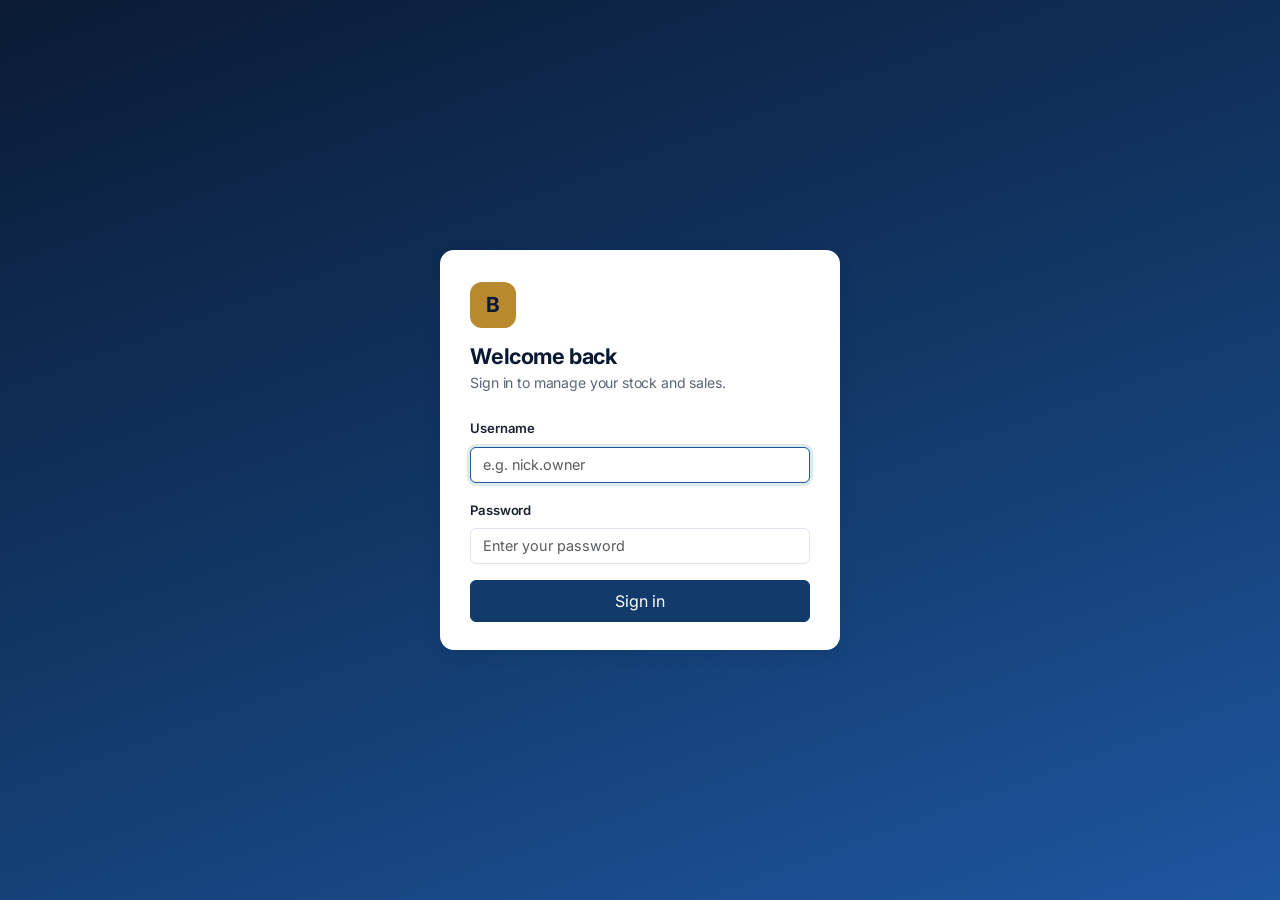
<file: biashara-frontend/index.html>
<!DOCTYPE html>
<html lang="en">
<head>
  <meta charset="UTF-8" />
  <meta name="viewport" content="width=device-width, initial-scale=1.0" />
  <title>Sign in &middot; Biashara Inventory System</title>
  <link rel="preconnect" href="https://fonts.googleapis.com">
  <link rel="preconnect" href="https://fonts.gstatic.com" crossorigin>
  <link href="https://fonts.googleapis.com/css2?family=Inter:wght@400;500;600;700;800&display=swap" rel="stylesheet">
  <link href="https://cdnjs.cloudflare.com/ajax/libs/bootstrap/5.3.3/css/bootstrap.min.css" rel="stylesheet">
  <link rel="stylesheet" href="assets/css/styles.css">
</head>
<body>

  <div class="auth-wrap">
    <div class="auth-card">
      <div class="auth-mark">B</div>
      <h1>Welcome back</h1>
      <div class="sub">Sign in to manage your stock and sales.</div>

      <form id="loginForm" novalidate>
        <div class="mb-3">
          <label for="username" class="form-label">Username</label>
          <input type="text" class="form-control" id="username" placeholder="e.g. nick.owner" required autofocus>
        </div>
        <div class="mb-3">
          <label for="password" class="form-label">Password</label>
          <input type="password" class="form-control" id="password" placeholder="Enter your password" required>
        </div>
        <div id="loginError" class="text-danger small mb-3" style="display:none;">
          Please enter both your username and password.
        </div>
        <button type="submit" class="btn btn-biashara w-100 py-2">Sign in</button>
      </form>
    </div>
  </div>

  <script src="https://cdnjs.cloudflare.com/ajax/libs/bootstrap/5.3.3/js/bootstrap.bundle.min.js"></script>
  <script src="assets/js/data.js"></script>
  <script>
    // If there's already a valid session, skip straight to the dashboard.
    if (window.BiasharaDB.isLoggedIn()) {
      window.location.href = "dashboard.html";
    }

    document.getElementById("loginForm").addEventListener("submit", async function (e) {
      e.preventDefault();
      const username = document.getElementById("username").value.trim();
      const password = document.getElementById("password").value.trim();
      const errorEl = document.getElementById("loginError");
      const submitBtn = e.target.querySelector("button[type=submit]");

      if (!username || !password) {
        errorEl.textContent = "Please enter both your username and password.";
        errorEl.style.display = "block";
        return;
      }

      submitBtn.disabled = true;
      submitBtn.textContent = "Signing in...";

      const result = await window.BiasharaDB.login(username, password);

      if (!result.success) {
        errorEl.textContent = result.message;
        errorEl.style.display = "block";
        submitBtn.disabled = false;
        submitBtn.textContent = "Sign in";
        return;
      }

      errorEl.style.display = "none";
      window.location.href = "dashboard.html";
    });
  </script>
</body>
</html>
</file>
<file: biashara-frontend/assets/css/styles.css>
/* ==========================================================================
   Biashara Inventory System — Design Tokens & Shared Styles
   Stack: HTML5 / CSS3 / Bootstrap 5 (per Proposal §3.5)
   ========================================================================== */

:root {
  /* Color tokens — navy & white, corporate/banking feel */
  --biashara-teal-900: #0a1a35;   /* deepest navy — sidebar, headers */
  --biashara-teal-700: #123a6b;   /* primary navy — buttons, links */
  --biashara-teal-500: #1e56a0;   /* mid navy — accents, focus states */
  --biashara-teal-100: #e9edf6;   /* pale navy tint — hover/active backgrounds */
  --biashara-amber-500: #b8892e;  /* muted gold — Owner accent only, used sparingly */
  --biashara-amber-600: #9c7226;
  --biashara-bg: #f4f6f9;         /* cool near-white page background */
  --biashara-surface: #ffffff;
  --biashara-ink: #1a2130;
  --biashara-ink-muted: #5c6478;
  --biashara-border: #dde2eb;
  --biashara-success: #1f8a4c;
  --biashara-success-bg: #e9f7ef;
  --biashara-danger: #c0392b;
  --biashara-danger-bg: #fbebe9;
  --biashara-warning: #9c7226;
  --biashara-warning-bg: #f7f0e2;

  /* Type scale */
  --font-body: "Inter", -apple-system, "Segoe UI", Roboto, "Helvetica Neue", Arial, sans-serif;
  --font-mono: "SFMono-Regular", Consolas, "Liberation Mono", Menlo, monospace;

  /* Layout */
  --sidebar-width: 240px;
  --radius: 8px;
  --shadow-sm: 0 1px 2px rgba(10, 26, 53, 0.08);
  --shadow-md: 0 4px 16px rgba(10, 26, 53, 0.10);
}

* { box-sizing: border-box; }

body {
  font-family: var(--font-body);
  background: var(--biashara-bg);
  color: var(--biashara-ink);
  font-size: 15px;
  line-height: 1.5;
  letter-spacing: -0.01em;
}

h1, h2, h3, h4, h5, .fw-semibold, .fw-bold {
  letter-spacing: -0.02em;
}

/* ---------- App shell: sidebar + main ---------- */

.app-shell {
  display: flex;
  min-height: 100vh;
}

.sidebar {
  width: var(--sidebar-width);
  flex-shrink: 0;
  background: var(--biashara-teal-900);
  color: #fff;
  display: flex;
  flex-direction: column;
  position: fixed;
  top: 0;
  left: 0;
  height: 100vh;
  overflow-y: auto;
  z-index: 40;
  transition: transform 0.2s ease;
}

.sidebar-brand {
  display: flex;
  align-items: center;
  gap: 0.6rem;
  padding: 1.25rem 1.25rem 1rem;
  border-bottom: 1px solid rgba(255, 255, 255, 0.08);
}

.sidebar-brand .mark {
  width: 34px;
  height: 34px;
  border-radius: 9px;
  background: var(--biashara-amber-500);
  color: var(--biashara-teal-900);
  font-weight: 700;
  display: flex;
  align-items: center;
  justify-content: center;
  font-size: 1.1rem;
  flex-shrink: 0;
}

.sidebar-brand .name {
  font-weight: 700;
  font-size: 1.02rem;
  letter-spacing: 0.01em;
  line-height: 1.1;
}

.sidebar-brand .tagline {
  font-size: 0.72rem;
  color: rgba(255, 255, 255, 0.55);
}

.sidebar-nav {
  flex: 1;
  padding: 0.75rem 0.6rem;
}

.sidebar-nav .nav-section-label {
  font-size: 0.68rem;
  text-transform: uppercase;
  letter-spacing: 0.08em;
  color: rgba(255, 255, 255, 0.4);
  padding: 0.9rem 0.75rem 0.35rem;
}

.sidebar-nav a {
  display: flex;
  align-items: center;
  gap: 0.65rem;
  padding: 0.55rem 0.75rem;
  border-radius: 8px;
  color: rgba(255, 255, 255, 0.82);
  text-decoration: none;
  font-size: 0.9rem;
  margin-bottom: 0.15rem;
  transition: background 0.12s ease, color 0.12s ease;
}

.sidebar-nav a:hover {
  background: rgba(255, 255, 255, 0.08);
  color: #fff;
}

.sidebar-nav a.active {
  background: var(--biashara-teal-500);
  color: #fff;
  font-weight: 600;
}

.sidebar-nav a .icon {
  width: 18px;
  text-align: center;
  flex-shrink: 0;
}

.sidebar-footer {
  padding: 0.9rem 1.1rem;
  border-top: 1px solid rgba(255, 255, 255, 0.08);
  font-size: 0.78rem;
  color: rgba(255, 255, 255, 0.5);
}

.sidebar-user {
  display: flex;
  align-items: center;
  gap: 0.6rem;
  padding: 0.9rem 1.1rem;
  border-top: 1px solid rgba(255, 255, 255, 0.08);
}

.sidebar-user .avatar {
  width: 32px;
  height: 32px;
  border-radius: 50%;
  background: var(--biashara-teal-500);
  display: flex;
  align-items: center;
  justify-content: center;
  font-weight: 700;
  font-size: 0.8rem;
  flex-shrink: 0;
}

.sidebar-user .avatar.avatar-owner {
  background: var(--biashara-amber-500);
  color: var(--biashara-teal-900);
}

.sidebar-user .avatar.avatar-attendant {
  background: var(--biashara-teal-500);
  color: #fff;
}

.sidebar-user .who { font-size: 0.82rem; line-height: 1.2; }
.sidebar-user .who .role-pill {
  display: inline-block;
  margin-top: 0.2rem;
  padding: 0.06rem 0.5rem;
  border-radius: 999px;
  font-size: 0.65rem;
  font-weight: 700;
  letter-spacing: 0.04em;
  text-transform: uppercase;
}
.sidebar-user .who .role-pill.role-owner {
  background: var(--biashara-amber-500);
  color: var(--biashara-teal-900);
}
.sidebar-user .who .role-pill.role-attendant {
  background: rgba(255, 255, 255, 0.14);
  color: rgba(255, 255, 255, 0.85);
  border: 1px solid rgba(255, 255, 255, 0.3);
}

/* Prominent role badge in the topbar — visible on every page regardless
   of sidebar state, so it's obvious at a glance (and on a screen share)
   which role is currently logged in. */
.role-badge-topbar {
  display: inline-flex;
  align-items: center;
  gap: 0.4rem;
  padding: 0.4rem 0.85rem;
  border-radius: 999px;
  font-size: 0.78rem;
  font-weight: 700;
  letter-spacing: 0.02em;
  white-space: nowrap;
}
.role-badge-topbar.role-owner {
  background: var(--biashara-amber-500);
  color: var(--biashara-teal-900);
  box-shadow: var(--shadow-sm);
}
.role-badge-topbar.role-attendant {
  background: var(--biashara-teal-100);
  color: var(--biashara-teal-700);
  border: 1px solid var(--biashara-teal-500);
}
.role-badge-topbar .dot {
  width: 6px;
  height: 6px;
  border-radius: 50%;
  background: currentColor;
  flex-shrink: 0;
}

.main {
  margin-left: var(--sidebar-width);
  flex: 1;
  min-width: 0;
  display: flex;
  flex-direction: column;
}

.topbar {
  background: var(--biashara-surface);
  border-bottom: 1px solid var(--biashara-border);
  padding: 0.85rem 1.5rem;
  display: flex;
  align-items: center;
  justify-content: space-between;
  position: sticky;
  top: 0;
  z-index: 30;
}

.topbar h1 {
  font-size: 1.15rem;
  font-weight: 700;
  margin: 0;
  color: var(--biashara-teal-900);
}

.topbar .subtitle {
  font-size: 0.8rem;
  color: var(--biashara-ink-muted);
  margin-top: 0.1rem;
}

.sidebar-toggle {
  display: none;
  background: none;
  border: none;
  font-size: 1.3rem;
  color: var(--biashara-teal-900);
}

.content {
  padding: 1.5rem;
  flex: 1;
}

/* ---------- Cards & stat tiles ---------- */

.stat-tile {
  background: var(--biashara-surface);
  border: 1px solid var(--biashara-border);
  border-radius: var(--radius);
  padding: 1.1rem 1.25rem;
  box-shadow: var(--shadow-sm);
  height: 100%;
}

.stat-tile .label {
  font-size: 0.78rem;
  color: var(--biashara-ink-muted);
  text-transform: uppercase;
  letter-spacing: 0.04em;
  font-weight: 600;
}

.stat-tile .value {
  font-size: 1.85rem;
  font-weight: 700;
  color: var(--biashara-teal-900);
  margin-top: 0.15rem;
  font-family: var(--font-mono);
}

.stat-tile .delta {
  font-size: 0.78rem;
  margin-top: 0.35rem;
}

.stat-tile.alert .value { color: var(--biashara-danger); }
.stat-tile .icon-badge {
  width: 38px; height: 38px;
  border-radius: 9px;
  display: flex; align-items: center; justify-content: center;
  background: var(--biashara-teal-100);
  color: var(--biashara-teal-700);
  font-size: 1.05rem;
  float: right;
}

.panel {
  background: var(--biashara-surface);
  border: 1px solid var(--biashara-border);
  border-radius: var(--radius);
  box-shadow: var(--shadow-sm);
}

.panel-header {
  padding: 1rem 1.25rem;
  border-bottom: 1px solid var(--biashara-border);
  display: flex;
  align-items: center;
  justify-content: space-between;
}

.panel-header h2 {
  font-size: 0.98rem;
  font-weight: 700;
  margin: 0;
  color: var(--biashara-teal-900);
}

.panel-body { padding: 1.1rem 1.25rem; }

/* ---------- Tables ---------- */

.table-biashara {
  width: 100%;
  border-collapse: collapse;
  font-size: 0.88rem;
}

.table-biashara th {
  text-align: left;
  font-size: 0.72rem;
  text-transform: uppercase;
  letter-spacing: 0.04em;
  color: var(--biashara-ink-muted);
  font-weight: 600;
  padding: 0.6rem 0.75rem;
  border-bottom: 1px solid var(--biashara-border);
  white-space: nowrap;
}

.table-biashara td {
  padding: 0.65rem 0.75rem;
  border-bottom: 1px solid var(--biashara-border);
  vertical-align: middle;
}

.table-biashara tbody tr:hover { background: var(--biashara-teal-100); }
.table-biashara tbody tr:last-child td { border-bottom: none; }

/* ---------- Badges / pills ---------- */

.pill {
  display: inline-flex;
  align-items: center;
  gap: 0.35rem;
  padding: 0.2rem 0.6rem;
  border-radius: 999px;
  font-size: 0.74rem;
  font-weight: 600;
}

.pill-success { background: var(--biashara-success-bg); color: var(--biashara-success); }
.pill-danger  { background: var(--biashara-danger-bg); color: var(--biashara-danger); }
.pill-warning { background: var(--biashara-warning-bg); color: var(--biashara-warning); }
.pill-muted   { background: var(--biashara-teal-100); color: var(--biashara-teal-700); }

.pill-dot {
  width: 6px; height: 6px; border-radius: 50%; background: currentColor;
}

/* ---------- Buttons (Bootstrap overrides) ---------- */

.btn-biashara {
  background: var(--biashara-teal-700);
  border-color: var(--biashara-teal-700);
  color: #fff;
}
.btn-biashara:hover, .btn-biashara:focus {
  background: var(--biashara-teal-900);
  border-color: var(--biashara-teal-900);
  color: #fff;
}

.btn-amber {
  background: var(--biashara-amber-500);
  border-color: var(--biashara-amber-500);
  color: var(--biashara-teal-900);
  font-weight: 600;
}
.btn-amber:hover, .btn-amber:focus {
  background: var(--biashara-amber-600);
  border-color: var(--biashara-amber-600);
  color: var(--biashara-teal-900);
}

.btn-outline-biashara {
  border: 1px solid var(--biashara-teal-700);
  color: var(--biashara-teal-700);
  background: transparent;
}
.btn-outline-biashara:hover {
  background: var(--biashara-teal-100);
  color: var(--biashara-teal-900);
}

a { color: var(--biashara-teal-700); }

/* ---------- Forms ---------- */

.form-label {
  font-size: 0.82rem;
  font-weight: 600;
  color: var(--biashara-ink);
}

.form-control, .form-select {
  border-color: var(--biashara-border);
  font-size: 0.9rem;
}
.form-control:focus, .form-select:focus {
  border-color: var(--biashara-teal-500);
  box-shadow: 0 0 0 3px rgba(23, 118, 125, 0.15);
}

/* ---------- Auth (login) page ---------- */

.auth-wrap {
  min-height: 100vh;
  display: flex;
  align-items: center;
  justify-content: center;
  background: linear-gradient(160deg, var(--biashara-teal-900) 0%, var(--biashara-teal-700) 55%, var(--biashara-teal-500) 100%);
  padding: 1.5rem;
}

.auth-card {
  background: var(--biashara-surface);
  border-radius: 14px;
  box-shadow: var(--shadow-md);
  max-width: 400px;
  width: 100%;
  padding: 2rem 1.9rem 1.75rem;
}

.auth-mark {
  width: 46px; height: 46px;
  border-radius: 12px;
  background: var(--biashara-amber-500);
  color: var(--biashara-teal-900);
  display: flex; align-items: center; justify-content: center;
  font-weight: 700;
  font-size: 1.3rem;
  margin-bottom: 1rem;
}

.auth-card h1 {
  font-size: 1.35rem;
  font-weight: 700;
  color: var(--biashara-teal-900);
  margin-bottom: 0.15rem;
}

.auth-card .sub { color: var(--biashara-ink-muted); font-size: 0.88rem; margin-bottom: 1.5rem; }

.demo-hint {
  background: var(--biashara-teal-100);
  border-radius: 8px;
  padding: 0.65rem 0.85rem;
  font-size: 0.78rem;
  color: var(--biashara-teal-700);
  margin-top: 1.1rem;
}

/* ---------- Low-stock alert row emphasis ---------- */

.row-critical { background: var(--biashara-danger-bg) !important; }
.row-low { background: var(--biashara-warning-bg) !important; }

/* ---------- Empty states ---------- */

.empty-state {
  text-align: center;
  padding: 3rem 1.5rem;
  color: var(--biashara-ink-muted);
}
.empty-state .icon {
  font-size: 2rem;
  color: var(--biashara-border);
  margin-bottom: 0.5rem;
}

/* ---------- Responsive ---------- */

@media (max-width: 900px) {
  .sidebar {
    transform: translateX(-100%);
  }
  .sidebar.open { transform: translateX(0); }
  .main { margin-left: 0; }
  .sidebar-toggle { display: inline-flex; align-items: center; }
}

/* ---------- Focus visibility (accessibility) ---------- */
a:focus-visible, button:focus-visible, input:focus-visible, select:focus-visible {
  outline: 2px solid var(--biashara-amber-500);
  outline-offset: 2px;
}

@media (prefers-reduced-motion: reduce) {
  * { transition: none !important; animation: none !important; }
}
</file>
